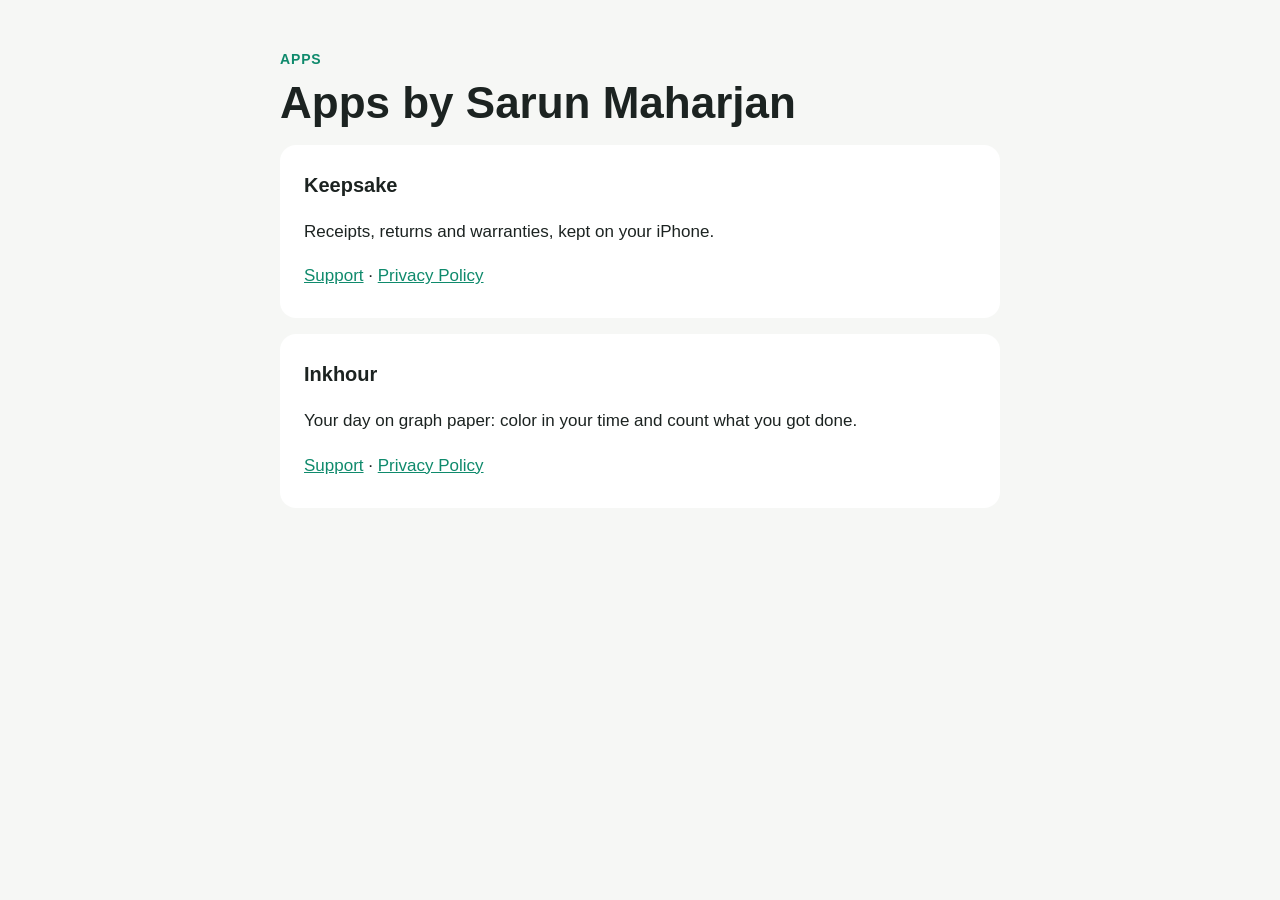
<file: index.html>
<!doctype html>
<html lang="en">
<head>
<meta charset="utf-8">
<meta name="viewport" content="width=device-width, initial-scale=1">
<title>Apps by Sarun Maharjan</title>
<link rel="stylesheet" href="keepsake/style.css">
</head>
<body>
<main>
  <p class="eyebrow">Apps</p>
  <h1>Apps by Sarun Maharjan</h1>

  <section>
    <h2>Keepsake</h2>
    <p>Receipts, returns and warranties, kept on your iPhone.</p>
    <p><a href="keepsake/support.html">Support</a> · <a href="keepsake/privacy.html">Privacy Policy</a></p>
  </section>

  <section>
    <h2>Inkhour</h2>
    <p>Your day on graph paper: color in your time and count what you got done.</p>
    <p><a href="inkhour/support.html">Support</a> · <a href="inkhour/privacy.html">Privacy Policy</a></p>
  </section>
</main>
</body>
</html>
</file>
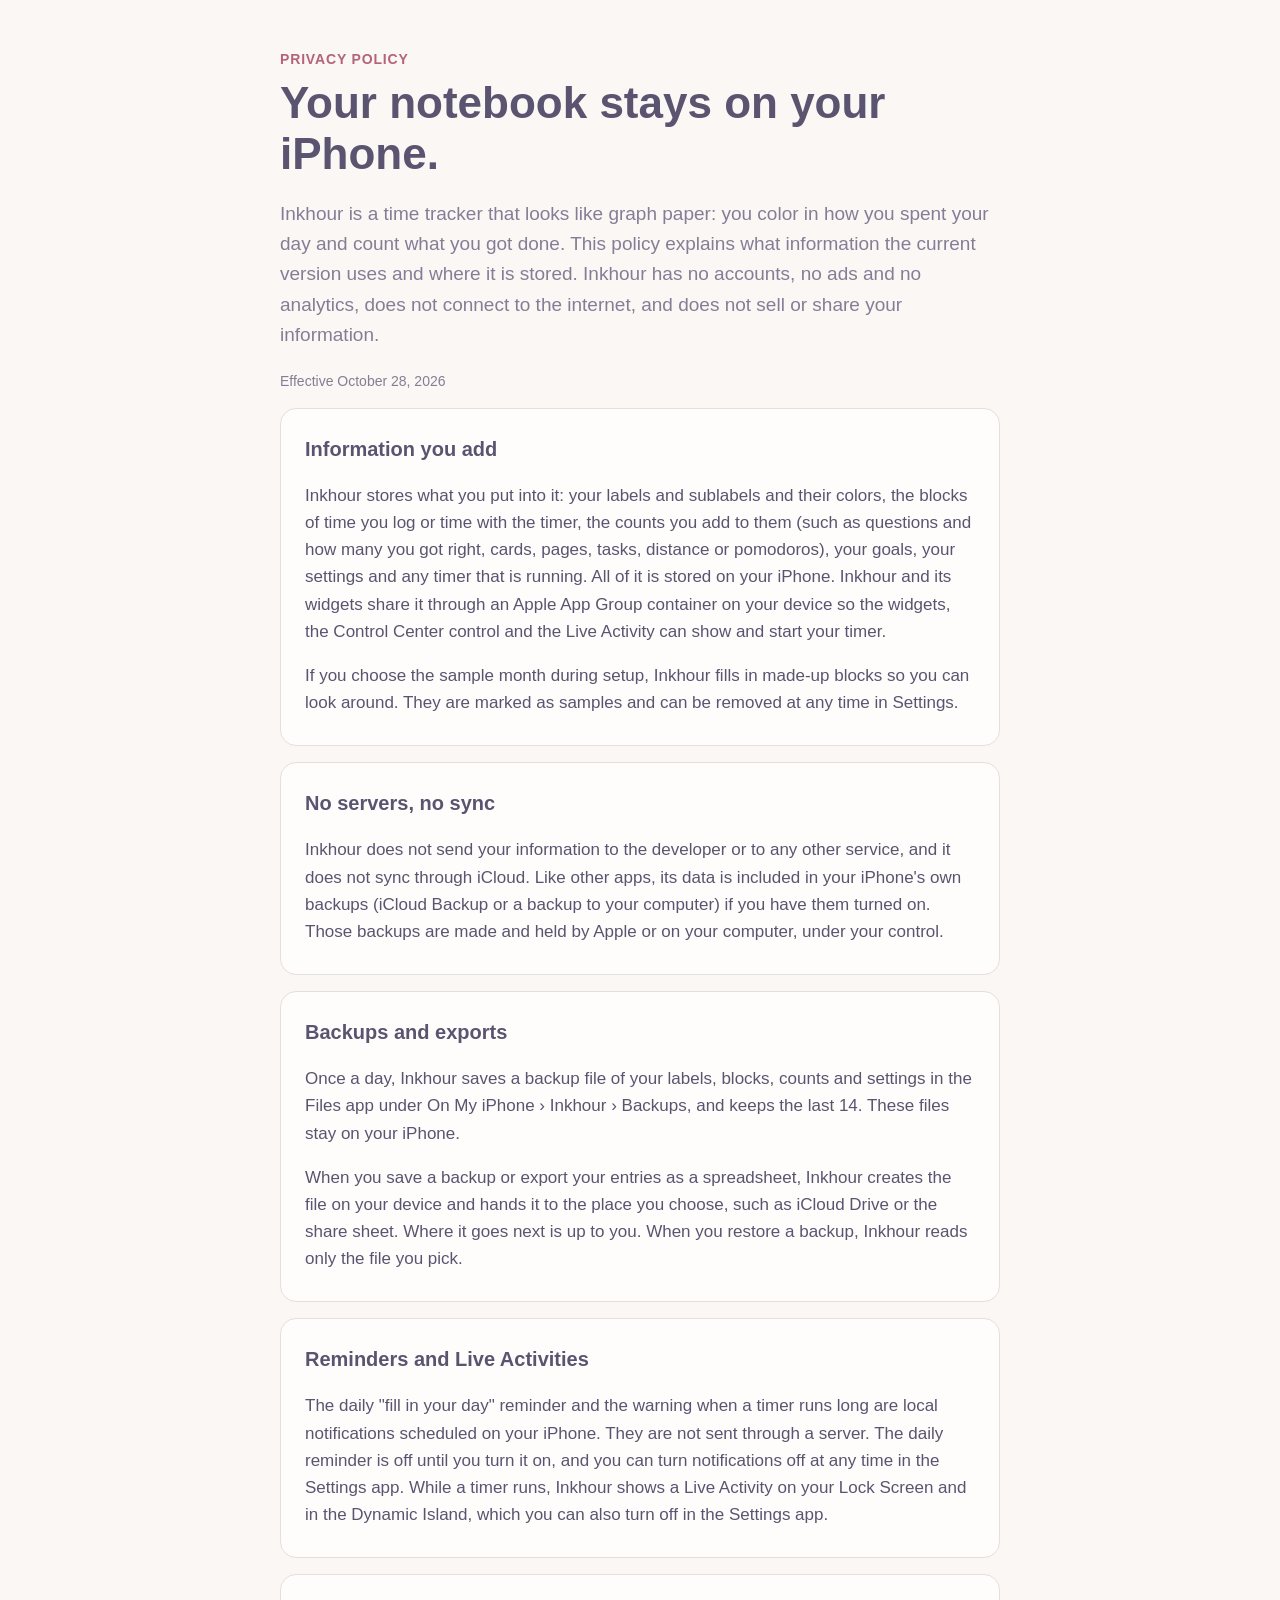
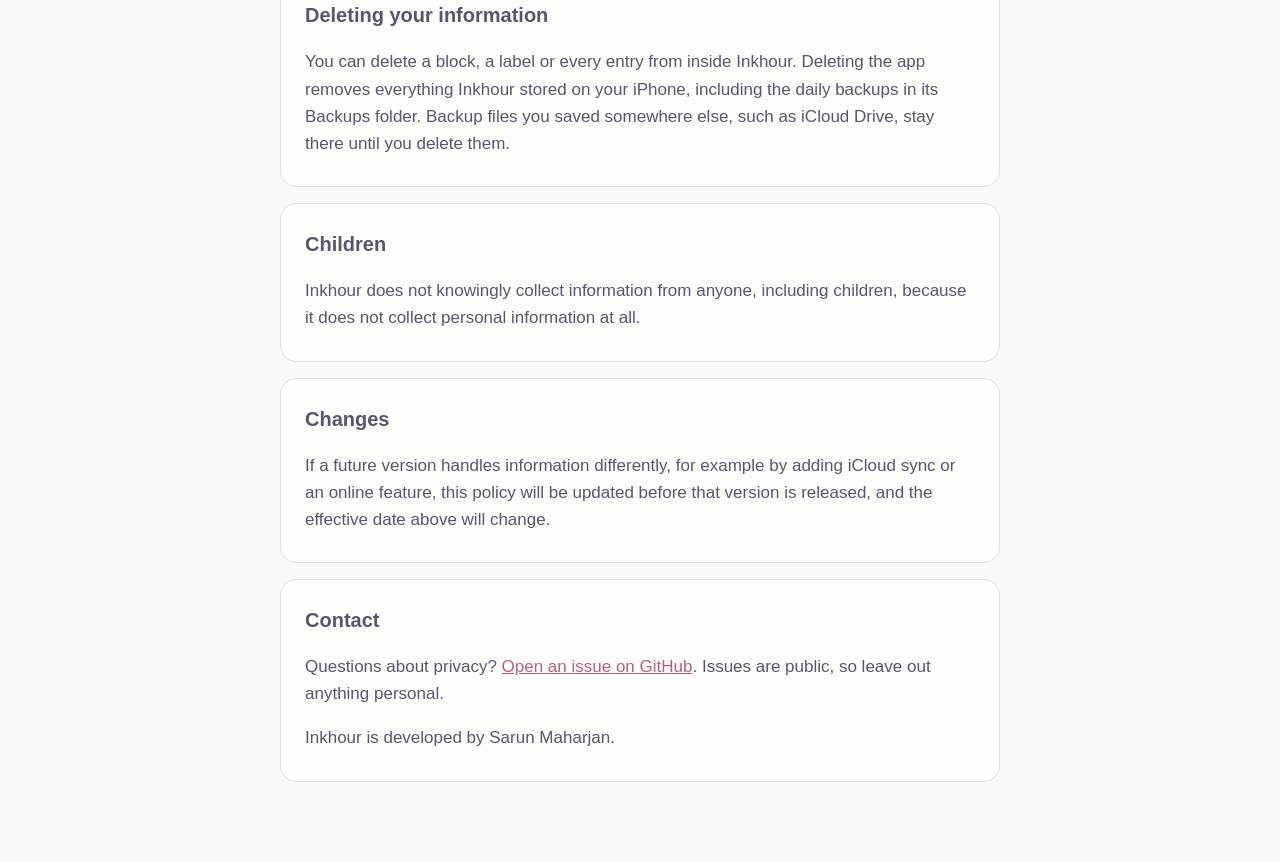
<file: inkhour/privacy.html>
<!doctype html>
<html lang="en">
<head>
<meta charset="utf-8">
<meta name="viewport" content="width=device-width, initial-scale=1">
<title>Inkhour Privacy Policy</title>
<meta name="description" content="How Inkhour handles the time, labels and counts you log.">
<link rel="stylesheet" href="style.css">
</head>
<body>
<main>
  <p class="eyebrow">Privacy Policy</p>
  <h1>Your notebook stays on your iPhone.</h1>
  <p class="intro">Inkhour is a time tracker that looks like graph paper: you color in how you spent your day and count what you got done. This policy explains what information the current version uses and where it is stored. Inkhour has no accounts, no ads and no analytics, does not connect to the internet, and does not sell or share your information.</p>
  <p class="updated">Effective October 28, 2026</p>

  <section>
    <h2>Information you add</h2>
    <p>Inkhour stores what you put into it: your labels and sublabels and their colors, the blocks of time you log or time with the timer, the counts you add to them (such as questions and how many you got right, cards, pages, tasks, distance or pomodoros), your goals, your settings and any timer that is running. All of it is stored on your iPhone. Inkhour and its widgets share it through an Apple App Group container on your device so the widgets, the Control Center control and the Live Activity can show and start your timer.</p>
    <p>If you choose the sample month during setup, Inkhour fills in made-up blocks so you can look around. They are marked as samples and can be removed at any time in Settings.</p>
  </section>

  <section>
    <h2>No servers, no sync</h2>
    <p>Inkhour does not send your information to the developer or to any other service, and it does not sync through iCloud. Like other apps, its data is included in your iPhone's own backups (iCloud Backup or a backup to your computer) if you have them turned on. Those backups are made and held by Apple or on your computer, under your control.</p>
  </section>

  <section>
    <h2>Backups and exports</h2>
    <p>Once a day, Inkhour saves a backup file of your labels, blocks, counts and settings in the Files app under On My iPhone › Inkhour › Backups, and keeps the last 14. These files stay on your iPhone.</p>
    <p>When you save a backup or export your entries as a spreadsheet, Inkhour creates the file on your device and hands it to the place you choose, such as iCloud Drive or the share sheet. Where it goes next is up to you. When you restore a backup, Inkhour reads only the file you pick.</p>
  </section>

  <section>
    <h2>Reminders and Live Activities</h2>
    <p>The daily "fill in your day" reminder and the warning when a timer runs long are local notifications scheduled on your iPhone. They are not sent through a server. The daily reminder is off until you turn it on, and you can turn notifications off at any time in the Settings app. While a timer runs, Inkhour shows a Live Activity on your Lock Screen and in the Dynamic Island, which you can also turn off in the Settings app.</p>
  </section>

  <section>
    <h2>Deleting your information</h2>
    <p>You can delete a block, a label or every entry from inside Inkhour. Deleting the app removes everything Inkhour stored on your iPhone, including the daily backups in its Backups folder. Backup files you saved somewhere else, such as iCloud Drive, stay there until you delete them.</p>
  </section>

  <section>
    <h2>Children</h2>
    <p>Inkhour does not knowingly collect information from anyone, including children, because it does not collect personal information at all.</p>
  </section>

  <section>
    <h2>Changes</h2>
    <p>If a future version handles information differently, for example by adding iCloud sync or an online feature, this policy will be updated before that version is released, and the effective date above will change.</p>
  </section>

  <section>
    <h2>Contact</h2>
    <p>Questions about privacy? <a href="https://github.com/sarunzn/sarunzn.github.io/issues">Open an issue on GitHub</a>. Issues are public, so leave out anything personal.</p>
    <p>Inkhour is developed by Sarun Maharjan.</p>
  </section>
</main>
</body>
</html>
</file>
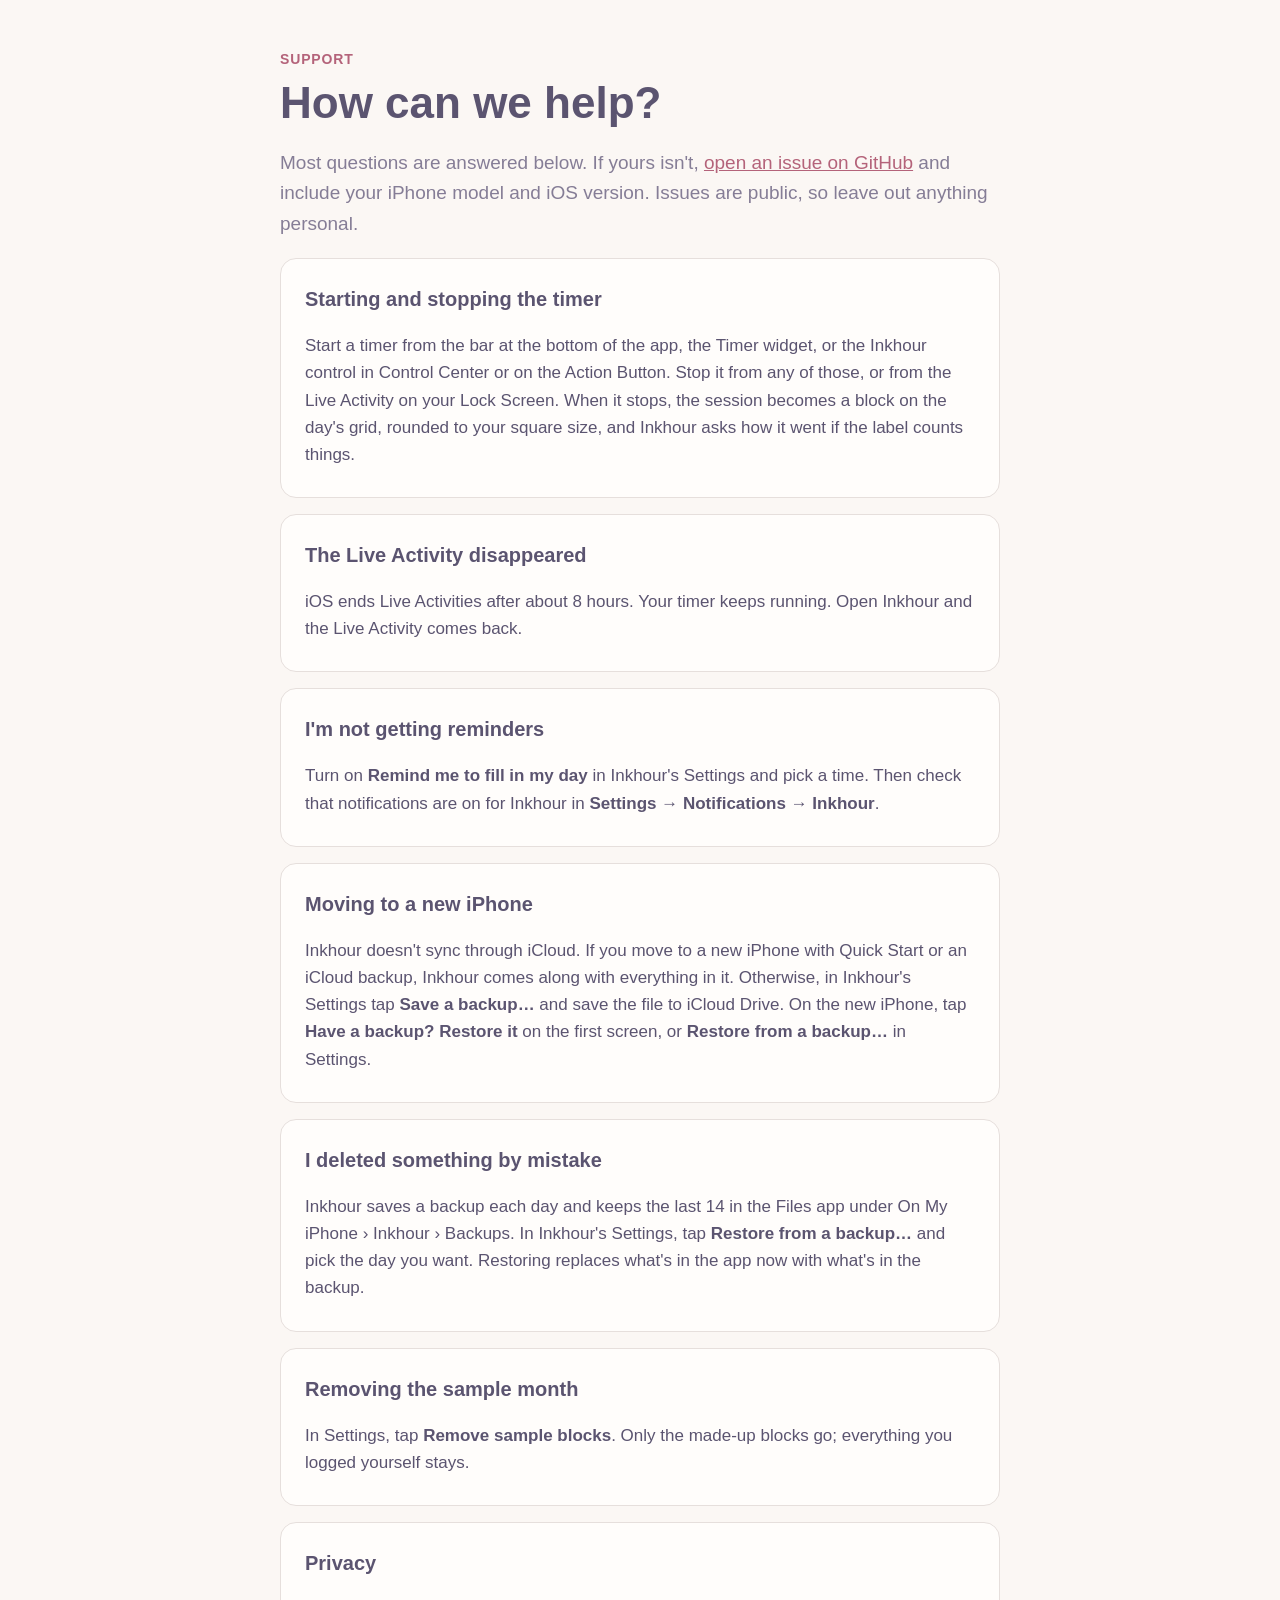
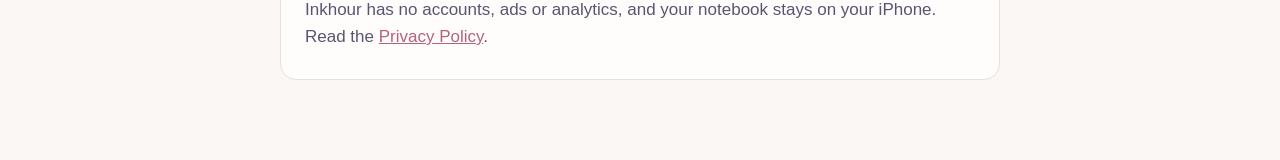
<file: inkhour/support.html>
<!doctype html>
<html lang="en">
<head>
<meta charset="utf-8">
<meta name="viewport" content="width=device-width, initial-scale=1">
<title>Inkhour Support</title>
<meta name="description" content="Help with Inkhour: the timer, widgets, reminders, backups and moving to a new iPhone.">
<link rel="stylesheet" href="style.css">
</head>
<body>
<main>
  <p class="eyebrow">Support</p>
  <h1>How can we help?</h1>
  <p class="intro">Most questions are answered below. If yours isn't, <a href="https://github.com/sarunzn/sarunzn.github.io/issues">open an issue on GitHub</a> and include your iPhone model and iOS version. Issues are public, so leave out anything personal.</p>

  <section>
    <h2>Starting and stopping the timer</h2>
    <p>Start a timer from the bar at the bottom of the app, the Timer widget, or the Inkhour control in Control Center or on the Action Button. Stop it from any of those, or from the Live Activity on your Lock Screen. When it stops, the session becomes a block on the day's grid, rounded to your square size, and Inkhour asks how it went if the label counts things.</p>
  </section>

  <section>
    <h2>The Live Activity disappeared</h2>
    <p>iOS ends Live Activities after about 8 hours. Your timer keeps running. Open Inkhour and the Live Activity comes back.</p>
  </section>

  <section>
    <h2>I'm not getting reminders</h2>
    <p>Turn on <strong>Remind me to fill in my day</strong> in Inkhour's Settings and pick a time. Then check that notifications are on for Inkhour in <strong>Settings → Notifications → Inkhour</strong>.</p>
  </section>

  <section>
    <h2>Moving to a new iPhone</h2>
    <p>Inkhour doesn't sync through iCloud. If you move to a new iPhone with Quick Start or an iCloud backup, Inkhour comes along with everything in it. Otherwise, in Inkhour's Settings tap <strong>Save a backup…</strong> and save the file to iCloud Drive. On the new iPhone, tap <strong>Have a backup? Restore it</strong> on the first screen, or <strong>Restore from a backup…</strong> in Settings.</p>
  </section>

  <section>
    <h2>I deleted something by mistake</h2>
    <p>Inkhour saves a backup each day and keeps the last 14 in the Files app under On My iPhone › Inkhour › Backups. In Inkhour's Settings, tap <strong>Restore from a backup…</strong> and pick the day you want. Restoring replaces what's in the app now with what's in the backup.</p>
  </section>

  <section>
    <h2>Removing the sample month</h2>
    <p>In Settings, tap <strong>Remove sample blocks</strong>. Only the made-up blocks go; everything you logged yourself stays.</p>
  </section>

  <section>
    <h2>Privacy</h2>
    <p>Inkhour has no accounts, ads or analytics, and your notebook stays on your iPhone. Read the <a href="privacy.html">Privacy Policy</a>.</p>
  </section>
</main>
</body>
</html>
</file>
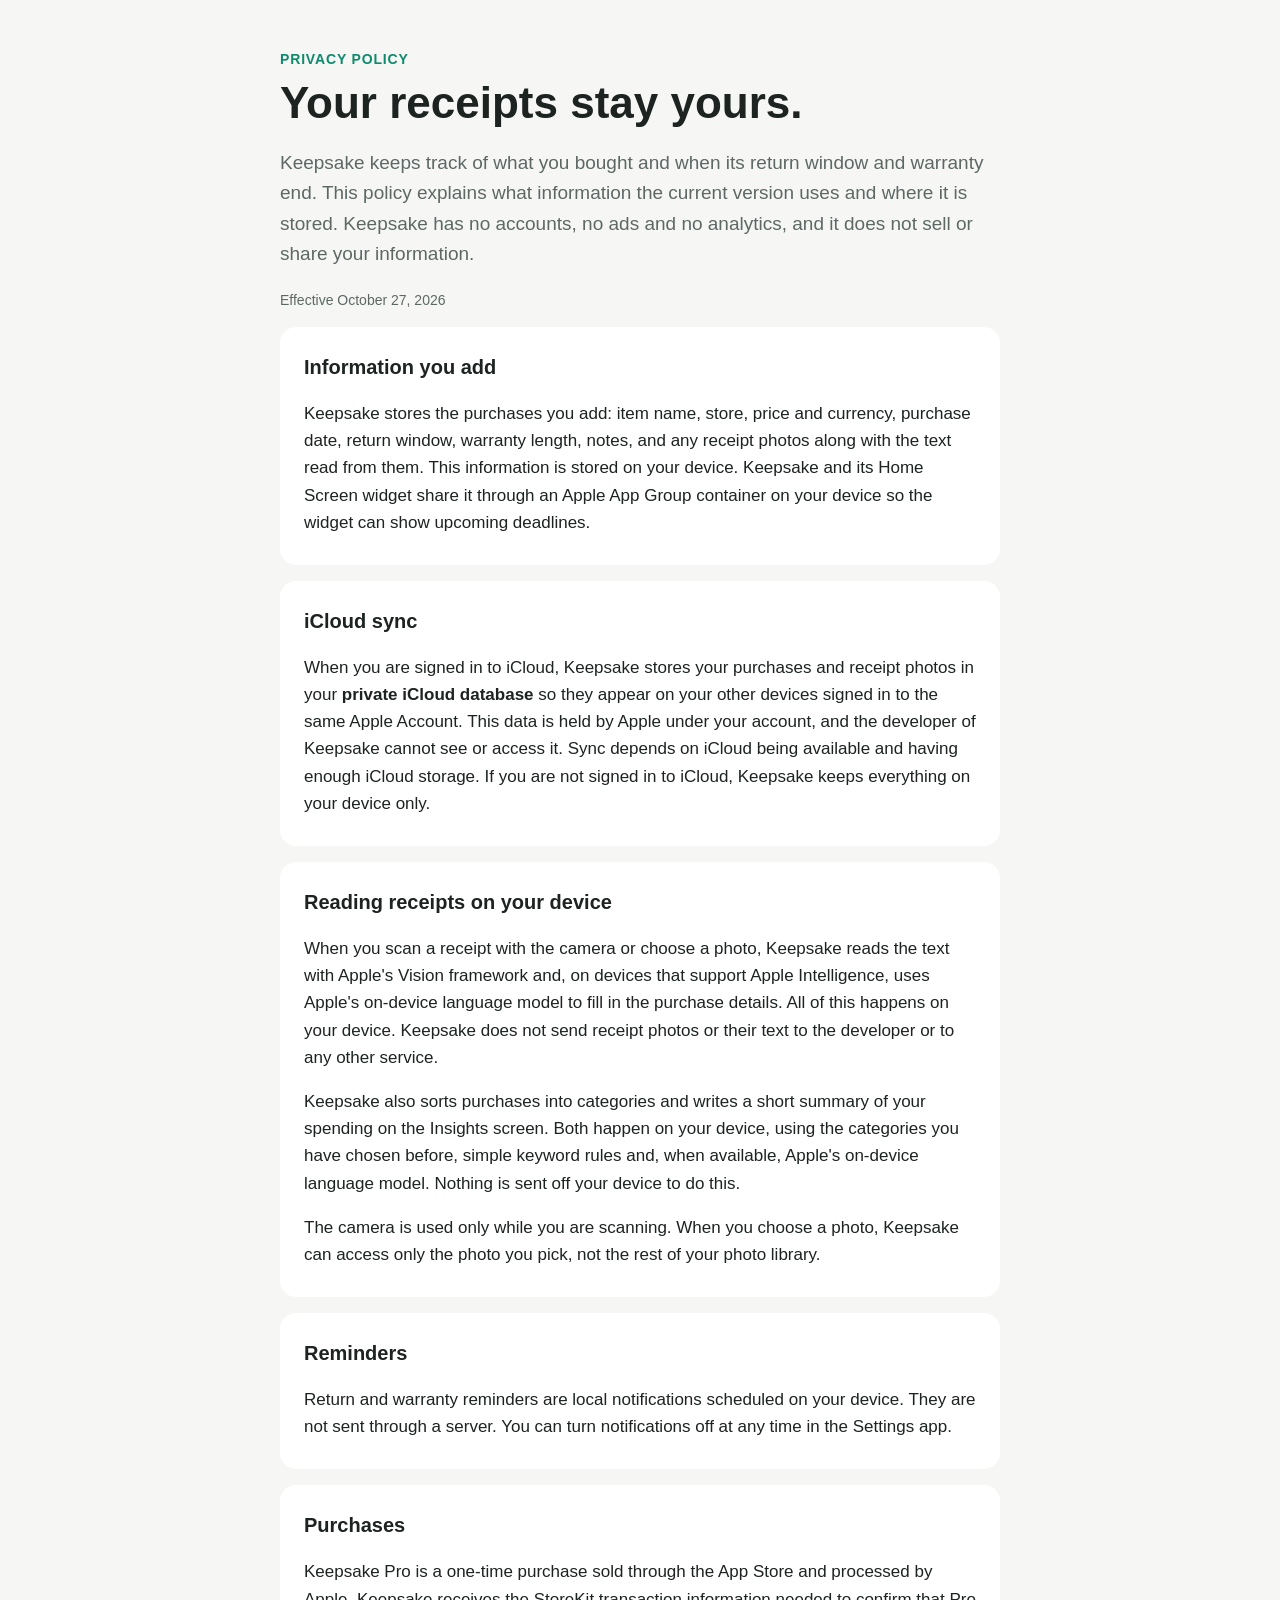
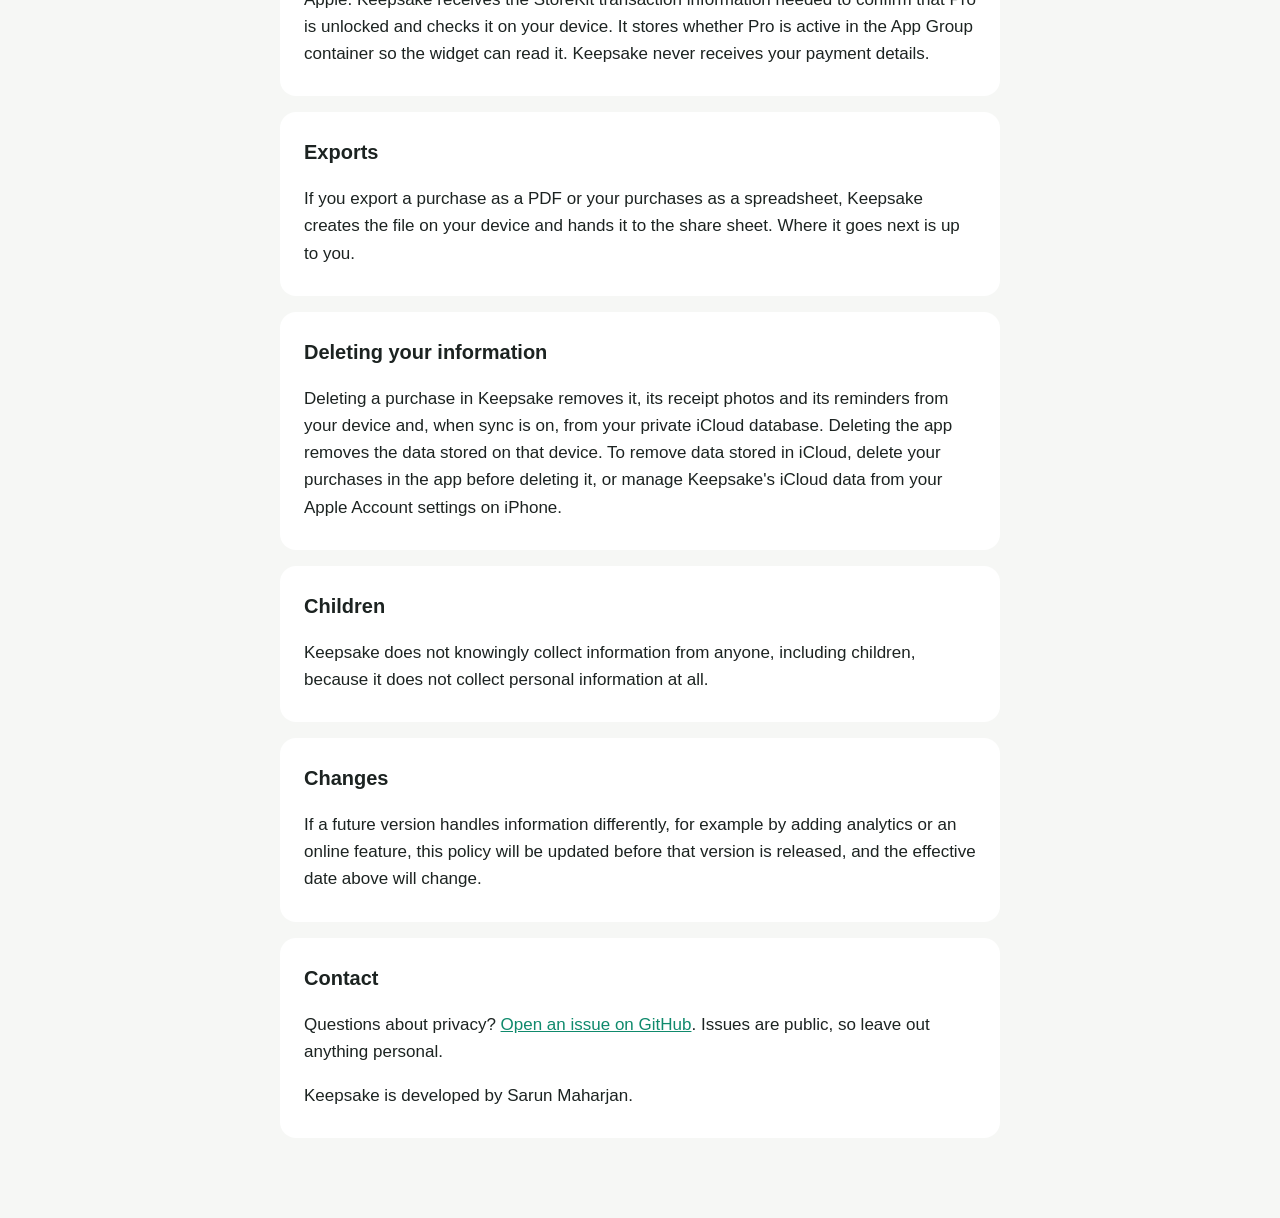
<file: keepsake/privacy.html>
<!doctype html>
<html lang="en">
<head>
<meta charset="utf-8">
<meta name="viewport" content="width=device-width, initial-scale=1">
<title>Keepsake Privacy Policy</title>
<meta name="description" content="How Keepsake handles your receipts, purchases, reminders and iCloud data.">
<link rel="stylesheet" href="style.css">
</head>
<body>
<main>
  <p class="eyebrow">Privacy Policy</p>
  <h1>Your receipts stay yours.</h1>
  <p class="intro">Keepsake keeps track of what you bought and when its return window and warranty end. This policy explains what information the current version uses and where it is stored. Keepsake has no accounts, no ads and no analytics, and it does not sell or share your information.</p>
  <p class="updated">Effective October 27, 2026</p>

  <section>
    <h2>Information you add</h2>
    <p>Keepsake stores the purchases you add: item name, store, price and currency, purchase date, return window, warranty length, notes, and any receipt photos along with the text read from them. This information is stored on your device. Keepsake and its Home Screen widget share it through an Apple App Group container on your device so the widget can show upcoming deadlines.</p>
  </section>

  <section>
    <h2>iCloud sync</h2>
    <p>When you are signed in to iCloud, Keepsake stores your purchases and receipt photos in your <strong>private iCloud database</strong> so they appear on your other devices signed in to the same Apple Account. This data is held by Apple under your account, and the developer of Keepsake cannot see or access it. Sync depends on iCloud being available and having enough iCloud storage. If you are not signed in to iCloud, Keepsake keeps everything on your device only.</p>
  </section>

  <section>
    <h2>Reading receipts on your device</h2>
    <p>When you scan a receipt with the camera or choose a photo, Keepsake reads the text with Apple's Vision framework and, on devices that support Apple Intelligence, uses Apple's on-device language model to fill in the purchase details. All of this happens on your device. Keepsake does not send receipt photos or their text to the developer or to any other service.</p>
    <p>Keepsake also sorts purchases into categories and writes a short summary of your spending on the Insights screen. Both happen on your device, using the categories you have chosen before, simple keyword rules and, when available, Apple's on-device language model. Nothing is sent off your device to do this.</p>
    <p>The camera is used only while you are scanning. When you choose a photo, Keepsake can access only the photo you pick, not the rest of your photo library.</p>
  </section>

  <section>
    <h2>Reminders</h2>
    <p>Return and warranty reminders are local notifications scheduled on your device. They are not sent through a server. You can turn notifications off at any time in the Settings app.</p>
  </section>

  <section>
    <h2>Purchases</h2>
    <p>Keepsake Pro is a one-time purchase sold through the App Store and processed by Apple. Keepsake receives the StoreKit transaction information needed to confirm that Pro is unlocked and checks it on your device. It stores whether Pro is active in the App Group container so the widget can read it. Keepsake never receives your payment details.</p>
  </section>

  <section>
    <h2>Exports</h2>
    <p>If you export a purchase as a PDF or your purchases as a spreadsheet, Keepsake creates the file on your device and hands it to the share sheet. Where it goes next is up to you.</p>
  </section>

  <section>
    <h2>Deleting your information</h2>
    <p>Deleting a purchase in Keepsake removes it, its receipt photos and its reminders from your device and, when sync is on, from your private iCloud database. Deleting the app removes the data stored on that device. To remove data stored in iCloud, delete your purchases in the app before deleting it, or manage Keepsake's iCloud data from your Apple Account settings on iPhone.</p>
  </section>

  <section>
    <h2>Children</h2>
    <p>Keepsake does not knowingly collect information from anyone, including children, because it does not collect personal information at all.</p>
  </section>

  <section>
    <h2>Changes</h2>
    <p>If a future version handles information differently, for example by adding analytics or an online feature, this policy will be updated before that version is released, and the effective date above will change.</p>
  </section>

  <section>
    <h2>Contact</h2>
    <p>Questions about privacy? <a href="https://github.com/sarunzn/sarunzn.github.io/issues">Open an issue on GitHub</a>. Issues are public, so leave out anything personal.</p>
    <p>Keepsake is developed by Sarun Maharjan.</p>
  </section>
</main>
</body>
</html>
</file>
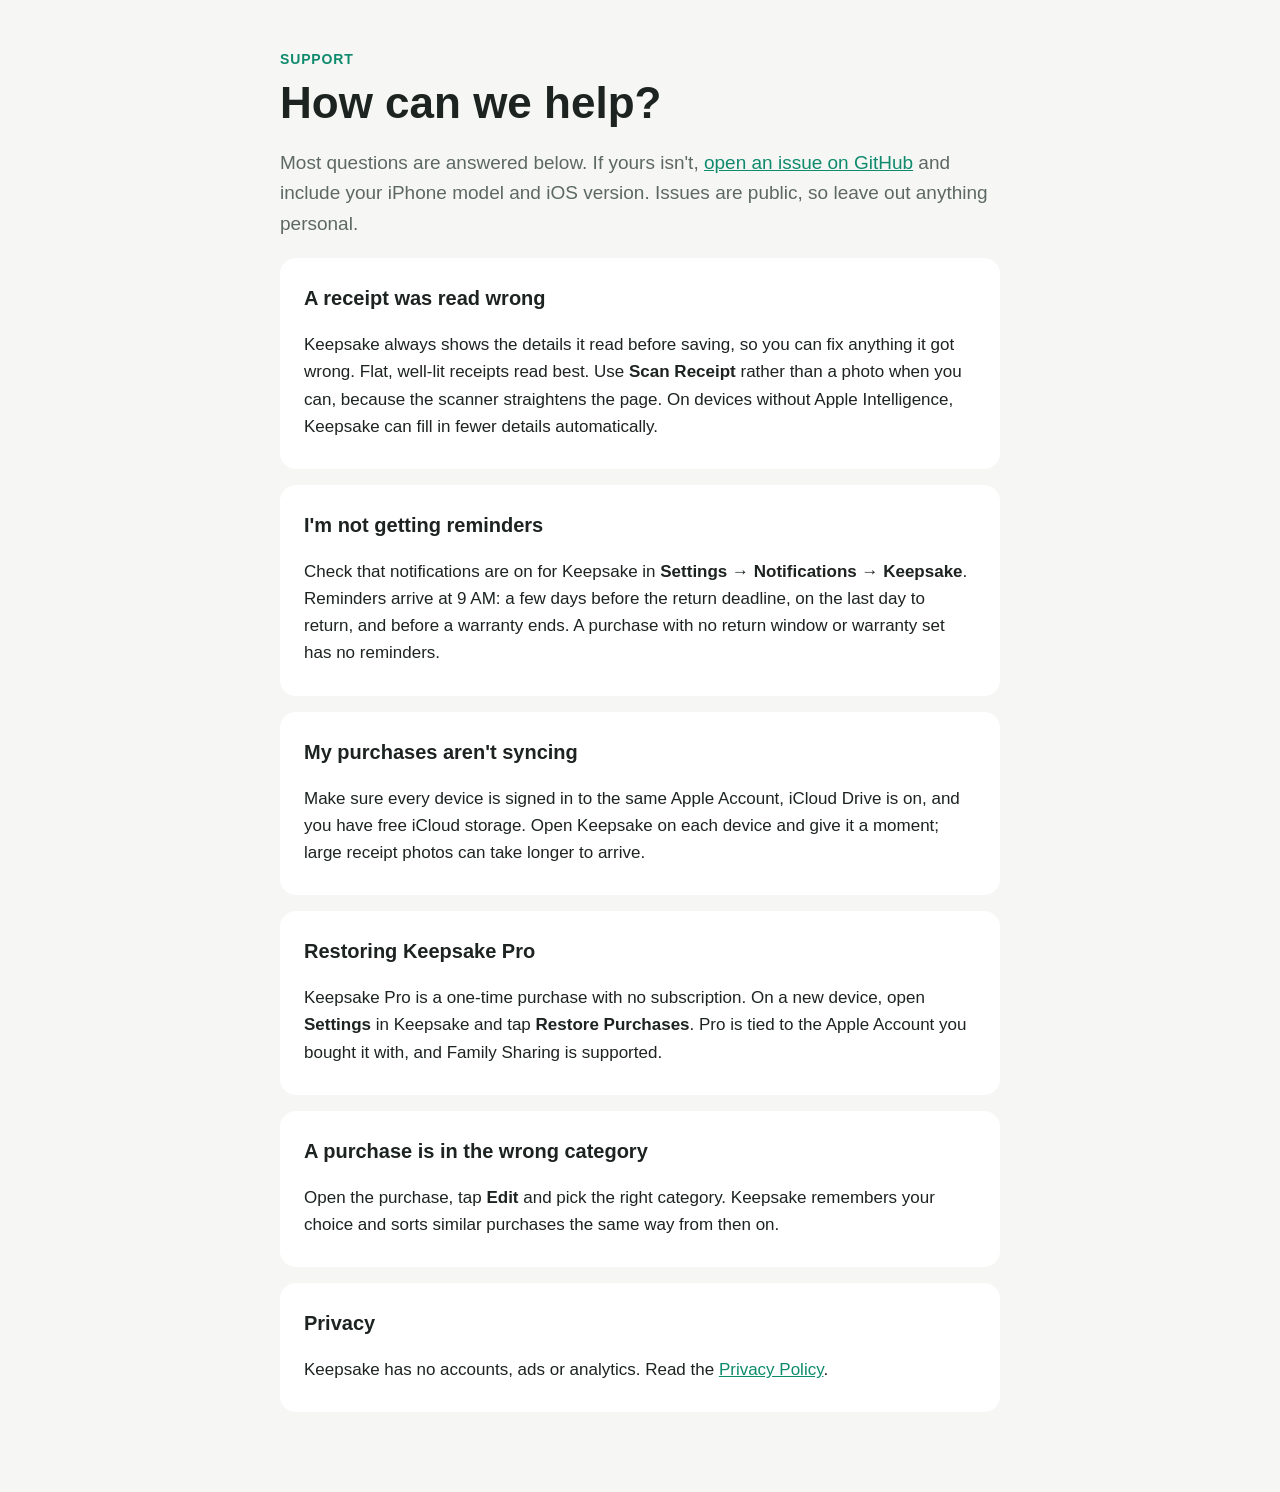
<file: keepsake/support.html>
<!doctype html>
<html lang="en">
<head>
<meta charset="utf-8">
<meta name="viewport" content="width=device-width, initial-scale=1">
<title>Keepsake Support</title>
<meta name="description" content="Help with Keepsake: scanning receipts, reminders, iCloud sync and Keepsake Pro.">
<link rel="stylesheet" href="style.css">
</head>
<body>
<main>
  <p class="eyebrow">Support</p>
  <h1>How can we help?</h1>
  <p class="intro">Most questions are answered below. If yours isn't, <a href="https://github.com/sarunzn/sarunzn.github.io/issues">open an issue on GitHub</a> and include your iPhone model and iOS version. Issues are public, so leave out anything personal.</p>

  <section>
    <h2>A receipt was read wrong</h2>
    <p>Keepsake always shows the details it read before saving, so you can fix anything it got wrong. Flat, well-lit receipts read best. Use <strong>Scan Receipt</strong> rather than a photo when you can, because the scanner straightens the page. On devices without Apple Intelligence, Keepsake can fill in fewer details automatically.</p>
  </section>

  <section>
    <h2>I'm not getting reminders</h2>
    <p>Check that notifications are on for Keepsake in <strong>Settings → Notifications → Keepsake</strong>. Reminders arrive at 9 AM: a few days before the return deadline, on the last day to return, and before a warranty ends. A purchase with no return window or warranty set has no reminders.</p>
  </section>

  <section>
    <h2>My purchases aren't syncing</h2>
    <p>Make sure every device is signed in to the same Apple Account, iCloud Drive is on, and you have free iCloud storage. Open Keepsake on each device and give it a moment; large receipt photos can take longer to arrive.</p>
  </section>

  <section>
    <h2>Restoring Keepsake Pro</h2>
    <p>Keepsake Pro is a one-time purchase with no subscription. On a new device, open <strong>Settings</strong> in Keepsake and tap <strong>Restore Purchases</strong>. Pro is tied to the Apple Account you bought it with, and Family Sharing is supported.</p>
  </section>

  <section>
    <h2>A purchase is in the wrong category</h2>
    <p>Open the purchase, tap <strong>Edit</strong> and pick the right category. Keepsake remembers your choice and sorts similar purchases the same way from then on.</p>
  </section>

  <section>
    <h2>Privacy</h2>
    <p>Keepsake has no accounts, ads or analytics. Read the <a href="privacy.html">Privacy Policy</a>.</p>
  </section>
</main>
</body>
</html>
</file>
<file: keepsake/style.css>
:root {
  --bg: #f6f7f5;
  --text: #1c2321;
  --muted: #5d6865;
  --brand: #0f8a6c;
  --card: #ffffff;
}

@media (prefers-color-scheme: dark) {
  :root {
    --bg: #111615;
    --text: #e8eeec;
    --muted: #9aa7a3;
    --brand: #3fc7a0;
    --card: #1a2120;
  }
}

body {
  margin: 0;
  background: var(--bg);
  color: var(--text);
  font: 17px/1.6 -apple-system, BlinkMacSystemFont, "Segoe UI", sans-serif;
}

main {
  max-width: 720px;
  margin: 0 auto;
  padding: 48px 20px 80px;
}

.eyebrow {
  color: var(--brand);
  font-weight: 600;
  text-transform: uppercase;
  letter-spacing: 0.06em;
  font-size: 14px;
  margin: 0;
}

h1 {
  font-size: clamp(32px, 6vw, 44px);
  line-height: 1.15;
  margin: 8px 0 16px;
}

.intro {
  font-size: 19px;
  color: var(--muted);
}

.updated {
  color: var(--muted);
  font-size: 14px;
}

section {
  background: var(--card);
  border-radius: 16px;
  padding: 4px 24px 12px;
  margin-top: 16px;
}

h2 {
  font-size: 20px;
  margin: 20px 0 4px;
}

a {
  color: var(--brand);
}
</file>
<file: inkhour/style.css>
:root {
  --bg: #fbf7f4;
  --text: #5b5470;
  --muted: #857d96;
  --brand: #b4637a;
  --card: #fffdfb;
  --line: #e6dfdc;
}

@media (prefers-color-scheme: dark) {
  :root {
    --bg: #211f2a;
    --text: #ece8f4;
    --muted: #b0a9c4;
    --brand: #f5b5cf;
    --card: #2a2835;
    --line: #433f57;
  }
}

body {
  margin: 0;
  background: var(--bg);
  color: var(--text);
  font: 17px/1.6 -apple-system, BlinkMacSystemFont, "Segoe UI", sans-serif;
}

main {
  max-width: 720px;
  margin: 0 auto;
  padding: 48px 20px 80px;
}

.eyebrow {
  color: var(--brand);
  font-weight: 600;
  text-transform: uppercase;
  letter-spacing: 0.06em;
  font-size: 14px;
  margin: 0;
}

h1 {
  font-size: clamp(32px, 6vw, 44px);
  line-height: 1.15;
  margin: 8px 0 16px;
}

.intro {
  font-size: 19px;
  color: var(--muted);
}

.updated {
  color: var(--muted);
  font-size: 14px;
}

section {
  background: var(--card);
  border: 1px solid var(--line);
  border-radius: 16px;
  padding: 4px 24px 12px;
  margin-top: 16px;
}

h2 {
  font-size: 20px;
  margin: 20px 0 4px;
}

a {
  color: var(--brand);
}
</file>
